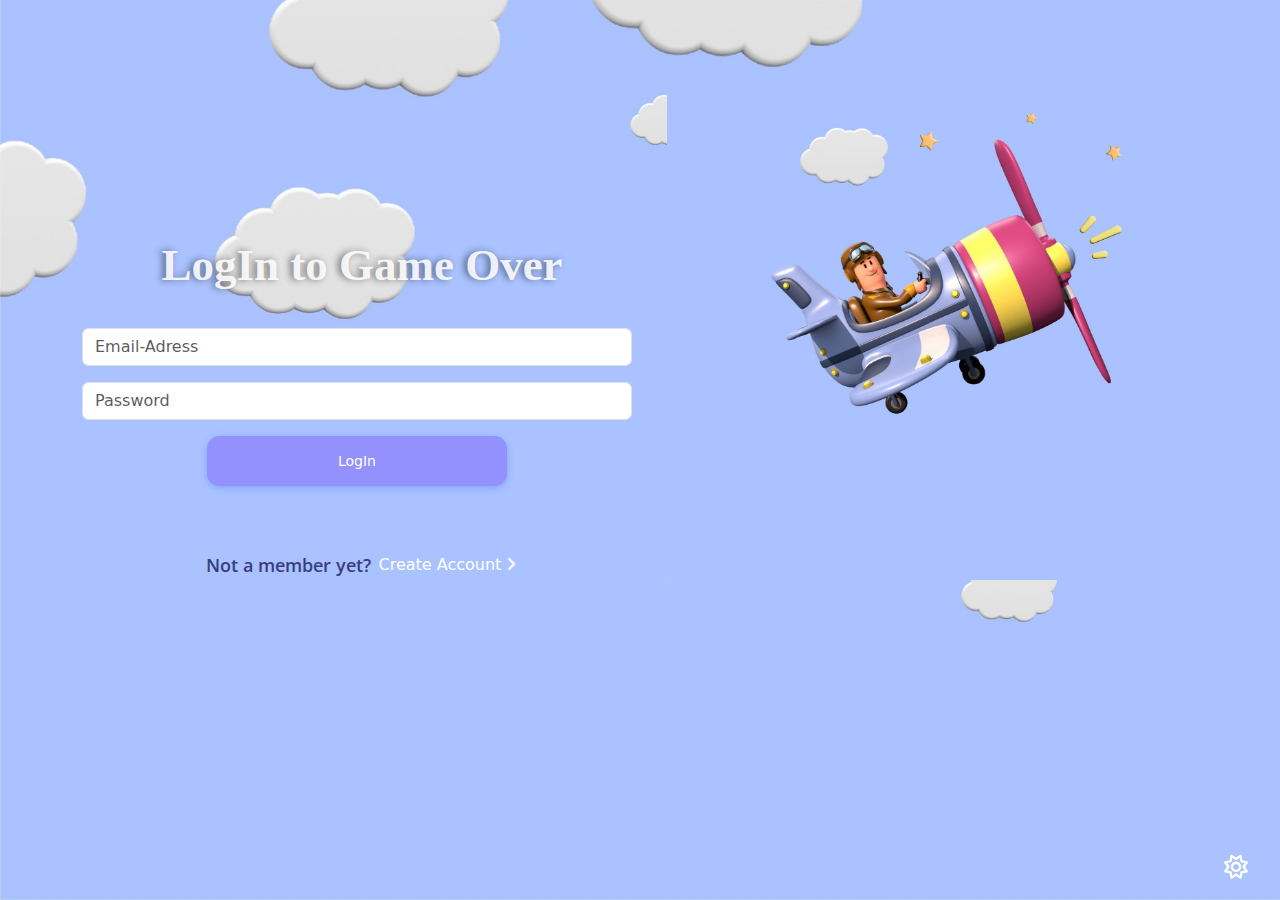
<file: index.html>
<!DOCTYPE html>
<html lang="en" data-theme="light">
<head>
    <meta charset="UTF-8">
    <meta name="viewport" content="width=device-width, initial-scale=1.0">
    <title>Login</title>
    <meta http-equiv="X-UA-Compatible" content="ie=edge" />
    <meta name="description" content="Game Over Site" />
    <meta name="keywords" content="Game Over , موقع العاب" />
    <meta name="author" content="AHMED GAAFER" />
    <link rel="preconnect" href="https://fonts.googleapis.com">
    <link rel="preconnect" href="https://fonts.gstatic.com" crossorigin>
    <link href="https://fonts.googleapis.com/css2?family=Open+Sans:ital,wght@0,300..800;1,300..800&family=Titan+One&display=swap" rel="stylesheet">
    <link rel="shortcut icon" href="assets/favicon.ico" type="image/x-icon">
    <link rel="stylesheet" href="css/all.min.css">
    <link rel="stylesheet" href="css/bootstrap.min.css">
    <link rel="stylesheet" href="css/main.css">
    
</head>
<body>
    
    <span class="position-fixed bottom-0 end-0 m-3 z-3">
        <i role="button" id="mode" class="fa-regular fa-sun fa-xl p-3"></i>
     </span>
    <main class=" login min-vh-100 h-100">
  <div class="container">
    <div class="row gx-3">
        <div class="left  col-lg-6 ">
            <header class="text-center ">
              
                <h1 id="maintit">LogIn to Game Over</h1>
            </header>
            <form  class="row g-3 my-4" id="login">
                <div class="col-12">
                    <div class="form-data">
                        <input type="email"  id="email" class="form-control" placeholder="Email-Adress">
                        <ul class=" alert aler list-unstyled p-0   invalid-feedback">
                            <li>Email is required</li>
                            <li>In-valid Email</li>
                        </ul>
                    </div>
                </div>
                <div class="col-12">
                    <div class="form-data">
                        <input type="password"  id="password" class="form-control" placeholder="Password">
                        <ul class=" alert aler list-unstyled p-0  invalid-feedback">
                            <li>Password is required</li>
                            <li>Minimun eight characters , at least one letter and one character </li>
                        </ul>
                    </div>
                </div>
                <div class="col-12">
                    <button type="submit" class=" main-btn w-100 m-auto" id="btn-login">LogIn </button>
                    <p id="msg" class="text-center"></p>

                </div>
            </form>
            <footer class="m-auto">
                <p class=" text-center small ">Not a member yet?
                    </p>
                    <a href="#" id="register" class="link-sec text-decoration-none " role="button">Create Account <i class="fa-solid fa-angle-right"></i></a>
            </footer>
        </div>
        <div class="right  col-lg-6 d-none d-lg-block ">
            <div class="img">
                <img src="./assets/tyara.jpg" alt="">
            </div>
        </div>
      </div>
  </div>
    </main>
    <script src="js/bootstrap.bundle.min.js"></script>
    <script src="js/main.js"></script>

</body>
</html>
</file>
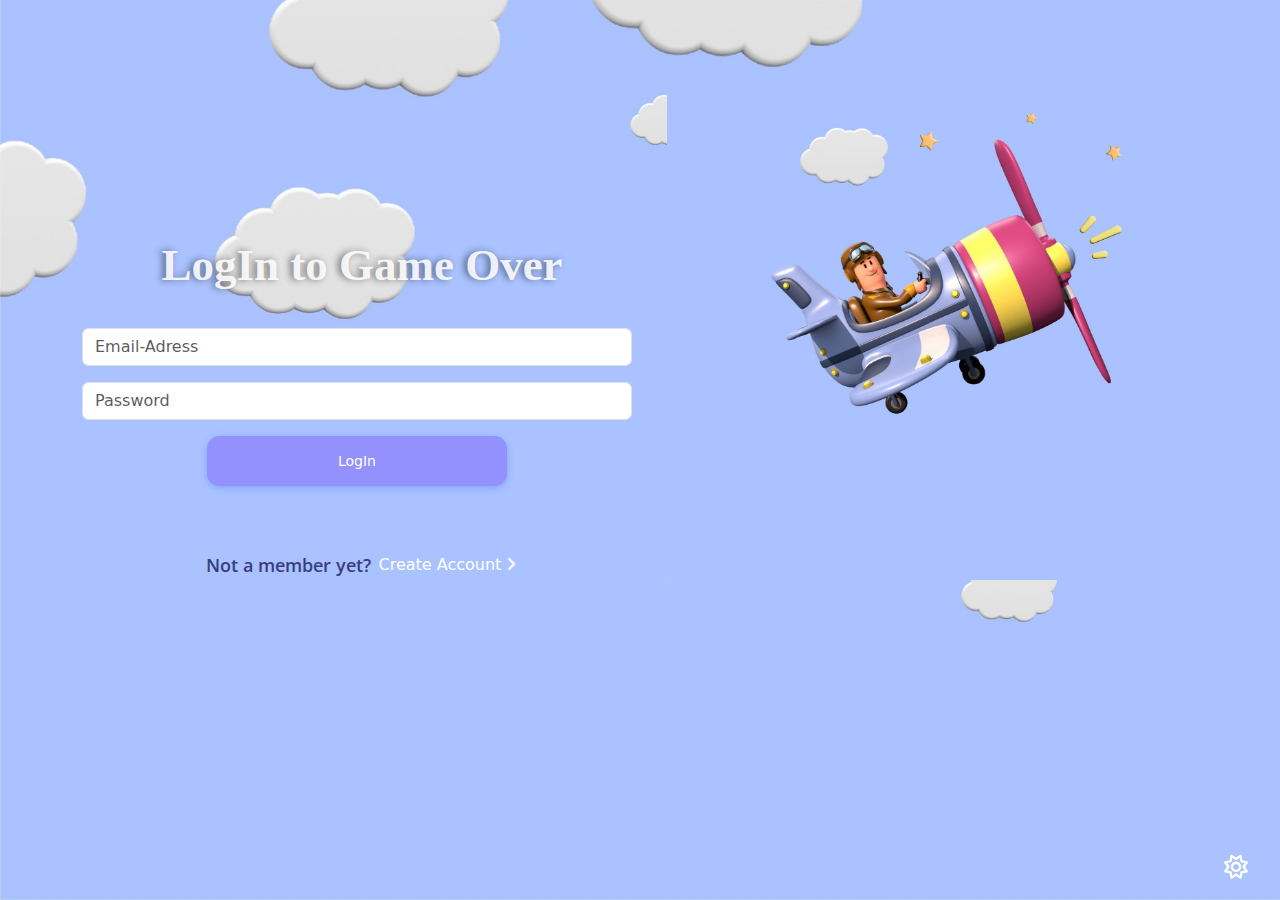
<file: details.html>
<!DOCTYPE html>
<html lang="en" dir="ltr" data-theme="dark">
   <head>
      <script src="js/auth.js"></script>
      <meta charset="UTF-8" />
      <meta name="viewport" content="width=device-width, initial-scale=1.0" />
      <meta http-equiv="X-UA-Compatible" content="ie=edge" />
      <meta name="description" content="Game Over Sidte" />
      <meta name="keywords" content="Game Over , موقع العاب" />
      <meta name="author" content="AHMED Gaafer" />
      <title>Details</title>
      <!--? ===============  FontAwesome6.2.1 Css File =============== -->
      <link rel="stylesheet" href="css/all.min.css" />
      <!--? ===============  BootStrap5.3 =============== -->
      <link rel="stylesheet" href="css/bootstrap.min.css" />
      <!--? ===============  Main Css File =============== -->
      <link rel="stylesheet" href="css/main.css" />
   </head>
   <body>
      <!-- ========== Start Fixed ========== -->
      <!-- fa-moon   fa-sun -->

      <span class="position-fixed bottom-0 end-0 m-3 z-3">
         <i role="button" id="mode" class="fa-regular fa-sun fa-xl p-3"></i>
      </span>
      <!-- ========== End Fixed ========== -->
      <main class="py-5 min-vh-100 details">
         <div class="container">
            <section class="row g-4" id="detailsData"></section>
         </div>
         <div class="loading d-none">
            <span class="loader"></span>
           </div>
      </main>

      <!--! ============ BootStrap JS File ============ -->
      <script src="./js/bootstrap.bundle.min.js"></script>
      <!--! ============ Main Js File ============ -->
      <script src="./js/details.js"></script>
   </body>
</html>
</file>
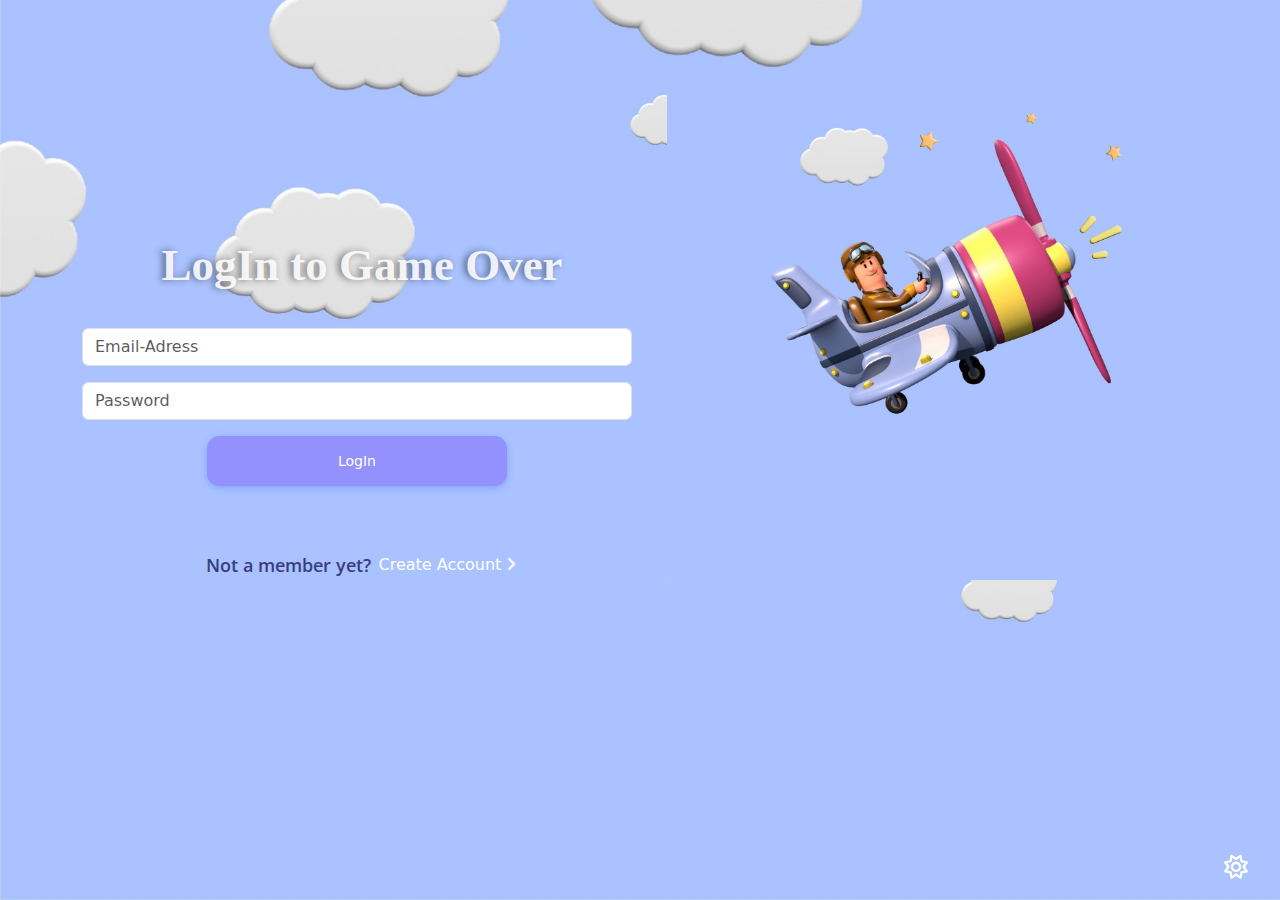
<file: home.html>
<!DOCTYPE html>
<html lang="en" data-theme="light">
    <head>
      <script src="js/auth.js"></script>
        <meta charset="UTF-8">
        <meta name="viewport" content="width=device-width, initial-scale=1.0">
        <meta http-equiv="X-UA-Compatible" content="ie=edge" />
      <meta name="description" content="Game Over Site" />
      <meta name="keywords" content="Game Over , موقع العاب" />
      <meta name="author" content="AHMED GAAFER" />
        <title>Home</title>
        <link rel="preconnect" href="https://fonts.googleapis.com">
<link rel="preconnect" href="https://fonts.gstatic.com" crossorigin>
<link href="https://fonts.googleapis.com/css2?family=Comfortaa:wght@300..700&display=swap" rel="stylesheet">
<link rel="shortcut icon" href="assets/favicon.ico" type="image/x-icon">
<link rel="stylesheet" href="css/all.min.css">
<link rel="stylesheet" href="css/bootstrap.min.css">
<link rel="stylesheet" href="css/main.css">
    
    </head>
<body>
   
   <span class="position-fixed bottom-0 end-0 m-3 z-3">
      <i role="button" id="mode" class="fa-regular fa-sun fa-xl p-3"></i>
   </span>
    <nav class="navbar navbar-expand-lg py-0 fixed-top"">
        <div class="container ">
          <h5 class="navbar-brand mb-0 text-uppercase me-2">
            <img src="assets/superman logo.png" alt="logo" style="max-width: 70px;">
            GameOver</h5>
          <button class="navbar-toggler" id="mininav" type="button" data-bs-toggle="collapse" data-bs-target="#navbarSupportedContent" aria-controls="navbarSupportedContent" aria-expanded="false" aria-label="Toggle navigation">
            <span class="navbar-toggler-icon"></span>
            
          </button>
          <div class="collapse navbar-collapse" id="navbarSupportedContent">
            <ul class="navbar-nav m-auto mb-2 mb-lg-0 menu">
              <li class="nav-item">
                <a role="button" class="nav-link active text-uppercase" aria-current="page" data-category="mmorpg">mmorpg</a>
             </li>
             <li class="nav-item">
                <a role="button" class="nav-link text-uppercase" data-category="shooter">shooter</a>
             </li>
             <li class="nav-item">
                <a role="button" class="nav-link text-uppercase" data-category="sailing">sailing</a>
             </li>
             <li class="nav-item">
                <a role="button" class="nav-link text-uppercase" data-category="permadeath">permadeath</a>
             </li>
             <li class="nav-item">
                <a role="button" class="nav-link text-uppercase" data-category="superhero">superhero</a>
             </li>
             <li class="nav-item">
                <a role="button" class="nav-link text-uppercase" data-category="pixel">pixel</a>
             </li>
             <li class="nav-item">
                <a role="button" class="nav-link text-uppercase" data-category="pvp">pvp</a>
             </li>
             <li class="nav-item">
                <a role="button" class="nav-link text-uppercase" data-category="action">action</a>
             </li>
              
            </ul>
            <ul class="navbar-nav mb-2 mb-lg-0 " id="logout">
              <li class="nav-item  mx-lg-3  " >
                <span role="button" class="nav-link logout-btn">LogOut</span>
              </li>
            </ul>
          </div>
        </div>
      </nav>
      <main class="container my-3 home">
        <h1 class="h4  mb-4">Top Free Moba Games For PC And Browser In 2024!</h1>
        <section class="position-relative">
           <div class="row row-cols-1 row-cols-md-2 row-cols-lg-3 row-cols-xl-4 g-4" id="gameData"></div>

           <div class="loading d-none">
            <span class="loader"></span>
           </div>
        </section>
     </main>

    <script src="js/bootstrap.bundle.min.js"></script>
<script src="js/home.js"></script>
</body>
</html>
</file>
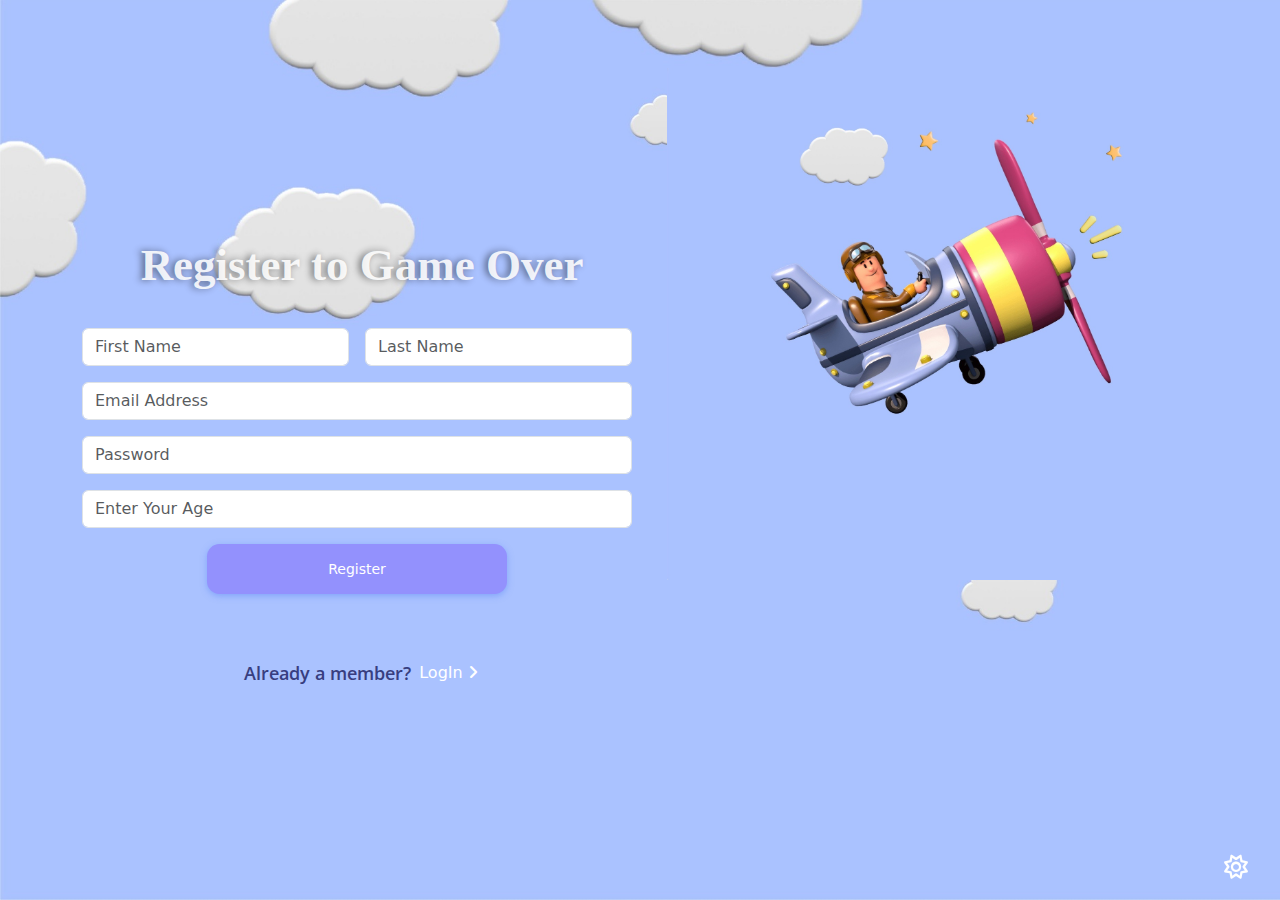
<file: register.html>
<!DOCTYPE html>
<html lang="en" data-theme="light">
<head>
    <meta charset="UTF-8">
    <meta name="viewport" content="width=device-width, initial-scale=1.0">
    <title>Register</title>
    <meta http-equiv="X-UA-Compatible" content="ie=edge" />
    <meta name="description" content="Game Over Site" />
    <meta name="keywords" content="Game Over , موقع العاب" />
    <meta name="author" content="AHMED GAAFER" />
    <link rel="preconnect" href="https://fonts.googleapis.com">
    <link rel="preconnect" href="https://fonts.gstatic.com" crossorigin>
    <link href="https://fonts.googleapis.com/css2?family=Open+Sans:ital,wght@0,300..800;1,300..800&family=Titan+One&display=swap" rel="stylesheet">
    <link rel="shortcut icon" href="assets/favicon.ico" type="image/x-icon">
    <link rel="stylesheet" href="css/all.min.css">
    <link rel="stylesheet" href="css/bootstrap.min.css">
    <link rel="stylesheet" href="css/main.css">

</head>
<body>
    
    <span class="position-fixed bottom-0 end-0 m-3 z-3">
        <i role="button" id="mode" class="fa-regular fa-sun fa-xl p-3"></i>
     </span>
    <main class=" login min-vh-100 h-100">
  <div class="container">
    <div class="row gx-3">
        <div class="left  col-lg-6 ">
            <header class="text-center ">
              
                <h1 class="maintit" id="maintit">Register to Game Over</h1>
            </header>
            <form  class="row g-3 my-4" id="login">
                <div class="col-6">
                    <div class="form-data ">
                        <input type="text"  id="fname" class="form-control" placeholder="First Name" >
                        <ul class="alert aler  list-unstyled p-0 invalid-feedback">
                            <li>First Name Is Required</li>
                                 <li>Minmum Length 2 and Maxmum 20</li>
                         </ul>
                    </div>
                </div>
                    <div class="col-6">
                    <div class="form-data">
                        <input type="text"  id="lname" class="form-control" placeholder="Last Name" >
                        <ul class="alert aler  list-unstyled p-0 invalid-feedback">
                            <li>Last Name Is Required</li>
                            <li>Minmum Length 2 and Maxmum 20</li>
                         </ul>
                    </div>
                </div>
                
                <div class="col-12">
                    <div class="form-data">
                       <input type="email" id="email" class="form-control" placeholder="Email Address" />
                       <ul class="alert alert-danger p-0 invalid-feedback">
                          <li>Email Is Required</li>
                          <li>InValid Email Formate</li>
                       </ul>
                    </div>
                 </div>
                <div class="col-12">
                    <div class="form-data">
                        <input type="password"  id="password" class="form-control" placeholder="Password">
                        <ul class=" alert aler list-unstyled p-0  invalid-feedback">
                            <li>Password is required</li>
                            <li>Minimun eight characters , at least one letter and one character </li>
                        </ul>
                    </div>
                </div>
                <div class="col-12">
                    <div class="form-data">
                        <input type="number"  id="age" class="form-control" placeholder="Enter Your Age">
                        <ul class=" alert aler list-unstyled p-0  invalid-feedback">
                            <li>Age Is Required</li>
                                 <li>Minimum 10 Maxmum 80</li>
                        </ul>
                    </div>
                </div>
                <div class="col-12">
                    <button type="submit" class=" main-btn w-100 m-auto" id="btn-register ">Register </button>
                    <p id="msg" class="text-center"></p>
                </div>
            </form>
            <footer class="m-auto">
                <p class=" text-center small ">Already a member?
                    </p>
                    <a href="#" id="registerclick" class="link-sec text-decoration-none " role="button">LogIn <i class="fa-solid fa-angle-right"></i></a>
            </footer>
        </div>
        <div class="right  col-lg-6 d-none d-lg-block ">
            <div class="img">
                <img src="./assets/tyara.jpg" alt="">
            </div>
        </div>
      </div>
  </div>
    </main>

    <script src="js/bootstrap.bundle.min.js"></script>
    <script src="js/register.js"></script>

</body>
</html>
</file>
<file: css/main.css>
/* :root {
  --form-background:#AAC2FF;
  --background-color: #f5f7ff;
  --text-color: #030e4d;
  --secondary-text-color: #383e80;
  --link-color: #071148;
  --button-background-color: #9391fd;
  --button-background-color-hover: rgba(149, 147, 255, 0.495);
  --button-text-color: #ffffff;
  --navbar-background-color: #97b6e29a;
  --navbar-background-coloratmedia: #97b6e2;
  --header-color: rgba(255, 255, 255, 0.888);
  --footer-link-color: white;
  --footer-link-hover-color: #071148;
  --card-background-color: #4d90f5;
  --loader-background-color: #272b30e3;
  --details-background-color: #272729be;
  --shadow-color: rgba(93, 135, 246, 0.5);
  --input-background-color: #ffffff;
  --BLACK: black;
  --main-title: #ffffff;
  
} */

[data-theme="dark"] {
  --form-background: #aac2ff;
  --background-color: #121212;
  --text-color: #e0e0e0;
  --secondary-text-color: blCK;
  --link-color: #bbbbbb;
  --button-background-color: black;
  --button-background-color-hover: rgba(149, 147, 255, 0.495);
  --button-text-color: #ffffff;
  --navbar-background-color: #333333;
  --navbar-background-coloratmedia: #333333;
  --header-color: black;
  --footer-link-color: black;
  --footer-link-hover-color: #ffffff;
  --card-background-color: #555555;
  --loader-background-color: #1e1e1e;
  --details-background-color: #1e1e1ee1;
  --shadow-color: rgba(93, 135, 246, 0.5);
  --input-background-color: transparent;
  --main-title: black;
}
[data-theme="light"] {
  --form-background: #aac2ff;
  --background-color: #f5f7ff;
  --text-color: #030e4d;
  --secondary-text-color: #383e80;
  --link-color: #071148;
  --button-background-color: #9391fd;
  --button-background-color-hover: rgba(149, 147, 255, 0.495);
  --button-text-color: #ffffff;
  --navbar-background-color: #97b6e29a;
  --navbar-background-coloratmedia: #97b6e2;
  --header-color: rgba(255, 255, 255, 0.888);
  --footer-link-color: white;
  --footer-link-hover-color: #071148;
  --card-background-color: #4d90f5;
  --loader-background-color: #272b30e3;
  --details-background-color: #272729be;
  --shadow-color: rgba(93, 135, 246, 0.5);
  --input-background-color: #ffffff;
  --BLACK: black;
  --main-title: #ffffff;
}

* {
  -webkit-transition: background-color 0.5s, color 0.2s;
  -o-transition: background-color 0.5s, color 0.2s;
  transition: background-color 0.5s, color 0.2s;
}
@import url("https://fonts.googleapis.com/css2?family=Comfortaa:wght@300..700&family=Nerko+One&display=swap");
body {
  background-color: var(--background-color) !important;
}
/* form */
.login {
  height: 100vh;
  background-image: url(../assets/bg.jpg);
  background-size: cover;
  background-repeat: no-repeat;
  padding: 0px;
  background-color: var(--form-background) !important;
}

header h1 {
  font-family: "Quintessential", serif;
  font-weight: 700;
  color: var(--header-color);
  font-size: 45px;
  padding-top: 150px;
  margin-top: 100px;
  text-shadow: -3px 0px 7px rgba(0, 0, 0, 0.48);
  margin-left: 10px;
}

footer {
  display: -webkit-box;
  display: -ms-flexbox;
  display: flex;
  -webkit-box-pack: center;
  -ms-flex-pack: center;
  justify-content: center;
  -webkit-box-align: center;
  -ms-flex-align: center;
  align-items: center;
}

.small {
  color: var(--secondary-text-color);
  font-size: 18px;
  font-family: "Open Sans", sans-serif;
  font-weight: 600;
  margin-bottom: 0px;
}

footer .link-sec {
  color: var(--footer-link-color);
  -webkit-transition: all 1.5s;
  -o-transition: all 1.5s;
  transition: all 1.5s;
}

footer .link-sec:hover {
  color: var(--footer-link-hover-color);
}

.login .right .img {
  width: 100%;
}

.login .right .img img {
  width: 100%;
  position: relative;
  left: 18.5745px;
  top: 68px;
  -webkit-transform: rotate(0deg);
  -ms-transform: rotate(0deg);
  transform: rotate(0deg);
  z-index: 10;
}

form .main-btn {
  border: transparent;
  border-radius: 12.5px;
  white-space: nowrap;
  color: var(--button-text-color);
  background-color: var(--button-background-color);
  -webkit-box-shadow: var(--shadow-color) 0px 2px 6px 0px;
  box-shadow: var(--shadow-color) 0px 2px 6px 0px;
  max-width: 300px;
  padding: 0px 40px;
  text-align: center;
  height: 50px;
  line-height: 50px;
  cursor: pointer;
  font-weight: 400;
  font-size: 14px;
  display: block;
  text-decoration: none;
  background-repeat: no-repeat;
  margin-left: 150px;
  -webkit-transition: all 0.5s;
  -o-transition: all 0.5s;
  transition: all 0.5s;
}

form .main-btn:hover {
  color: var(--button-text-color);
  background-color: var(--button-background-color-hover);
  -webkit-box-shadow: var(--shadow-color) 0px 2px 6px 0px;
  box-shadow: var(--shadow-color) 0px 2px 6px 0px;
}

.aler {
  background-color: var(--input-background-color) !important;
}

/* end form */

/* NAvbar */

.navbar{
  background-color: var(--navbar-background-color);
  color: var(--text-color) !important;
}
.nav-link {
  background-color: transparent !important;
  color: var(--text-color) !important;
}
.navbar-brand {
  color: var(--text-color) !important;
}

.navbar-nav .nav-link.active {
  color: var(--footer-link-hover-color) !important;

}

.navbar-nav .nav-link:hover {
  color: var(--footer-link-hover-color) !important;
  transition: color 0.5s;
}


/* end NAvbar */
/* home card */
.h4 {
  margin-top: 100px !important;
  color: var(--text-color) !important;
}
.home .card {
  -webkit-filter: grayscale(0.4);
  filter: grayscale(0.4);
  transition: transform 0.5s, filter 0.5s 0.1s;
}

.home .card:hover {
  -webkit-transform: scale(1.05);
  -ms-transform: scale(1.05);
  transform: scale(1.05);
  -webkit-filter: grayscale(0);
  filter: grayscale(0);
}

.home .card .badge {
  background-color: var(--card-background-color) !important;
}

.card-text,
.h6 {
  font-family: "Nerko One", cursive;
  color: var(--text-color) !important;
  line-height: 21px;
  font-size: 14px;
  font-weight: 400;
}
/* end home card */
/* loader */
.loading {
  position: fixed;
  z-index: 9999;
  inset: 0;
  background-color: #272b30e3;
  display: -webkit-box;
  display: -ms-flexbox;
  display: flex;
  -webkit-box-pack: center;
  -ms-flex-pack: center;
  justify-content: center;
  -webkit-box-align: center;
  -ms-flex-align: center;
  align-items: center;
}
.loader {
  position: relative;
  width: 108px;
  display: -webkit-box;
  display: -ms-flexbox;
  display: flex;
  -webkit-box-pack: justify;
  -ms-flex-pack: justify;
  justify-content: space-between;
}
.loader::after,
.loader::before {
  content: "";
  display: inline-block;
  width: 48px;
  height: 48px;
  background-color: #fff;
  background-image: -o-radial-gradient(
    circle 14px,
    #0d161b 100%,
    transparent 0
  );
  background-image: radial-gradient(circle 14px, #0d161b 100%, transparent 0);
  background-repeat: no-repeat;
  border-radius: 50%;
  -webkit-animation: eyeMove 10s infinite, blink 10s infinite;
  animation: eyeMove 10s infinite, blink 10s infinite;
}
@-webkit-keyframes eyeMove {
  0%,
  10% {
    background-position: 0px 0px;
  }
  13%,
  40% {
    background-position: -15px 0px;
  }
  43%,
  70% {
    background-position: 15px 0px;
  }
  73%,
  90% {
    background-position: 0px 15px;
  }
  93%,
  100% {
    background-position: 0px 0px;
  }
}
@keyframes eyeMove {
  0%,
  10% {
    background-position: 0px 0px;
  }
  13%,
  40% {
    background-position: -15px 0px;
  }
  43%,
  70% {
    background-position: 15px 0px;
  }
  73%,
  90% {
    background-position: 0px 15px;
  }
  93%,
  100% {
    background-position: 0px 0px;
  }
}
@-webkit-keyframes blink {
  0%,
  10%,
  12%,
  20%,
  22%,
  40%,
  42%,
  60%,
  62%,
  70%,
  72%,
  90%,
  92%,
  98%,
  100% {
    height: 48px;
  }
  11%,
  21%,
  41%,
  61%,
  71%,
  91%,
  99% {
    height: 18px;
  }
}
@keyframes blink {
  0%,
  10%,
  12%,
  20%,
  22%,
  40%,
  42%,
  60%,
  62%,
  70%,
  72%,
  90%,
  92%,
  98%,
  100% {
    height: 48px;
  }
  11%,
  21%,
  41%,
  61%,
  71%,
  91%,
  99% {
    height: 18px;
  }
}
/* End loader */

.details {
  background-color: var(--details-background-color);
  color: var(--text-color);
}
.details h3,
h1,
p {
  font-family: "Nerko One", cursive;
  font-weight: 400;
  font-style: normal;
  line-height: 30px;
  padding: 8px;
  color: white;
}
.fa-sun {
  color: white;
}
.fa-moon {
  color: #4d90f5;
}

@media (max-width: 992px) {
  .navbar,
  .nav-link {
    background-color: var(--navbar-background-coloratmedia);
  }
}
@media (max-width: 510px) {
  #maintit {
    font-size: 36px;
  }

  #logout {
    padding: 0px !important;
    align-items: flex-start !important;
  }
}
</file>
